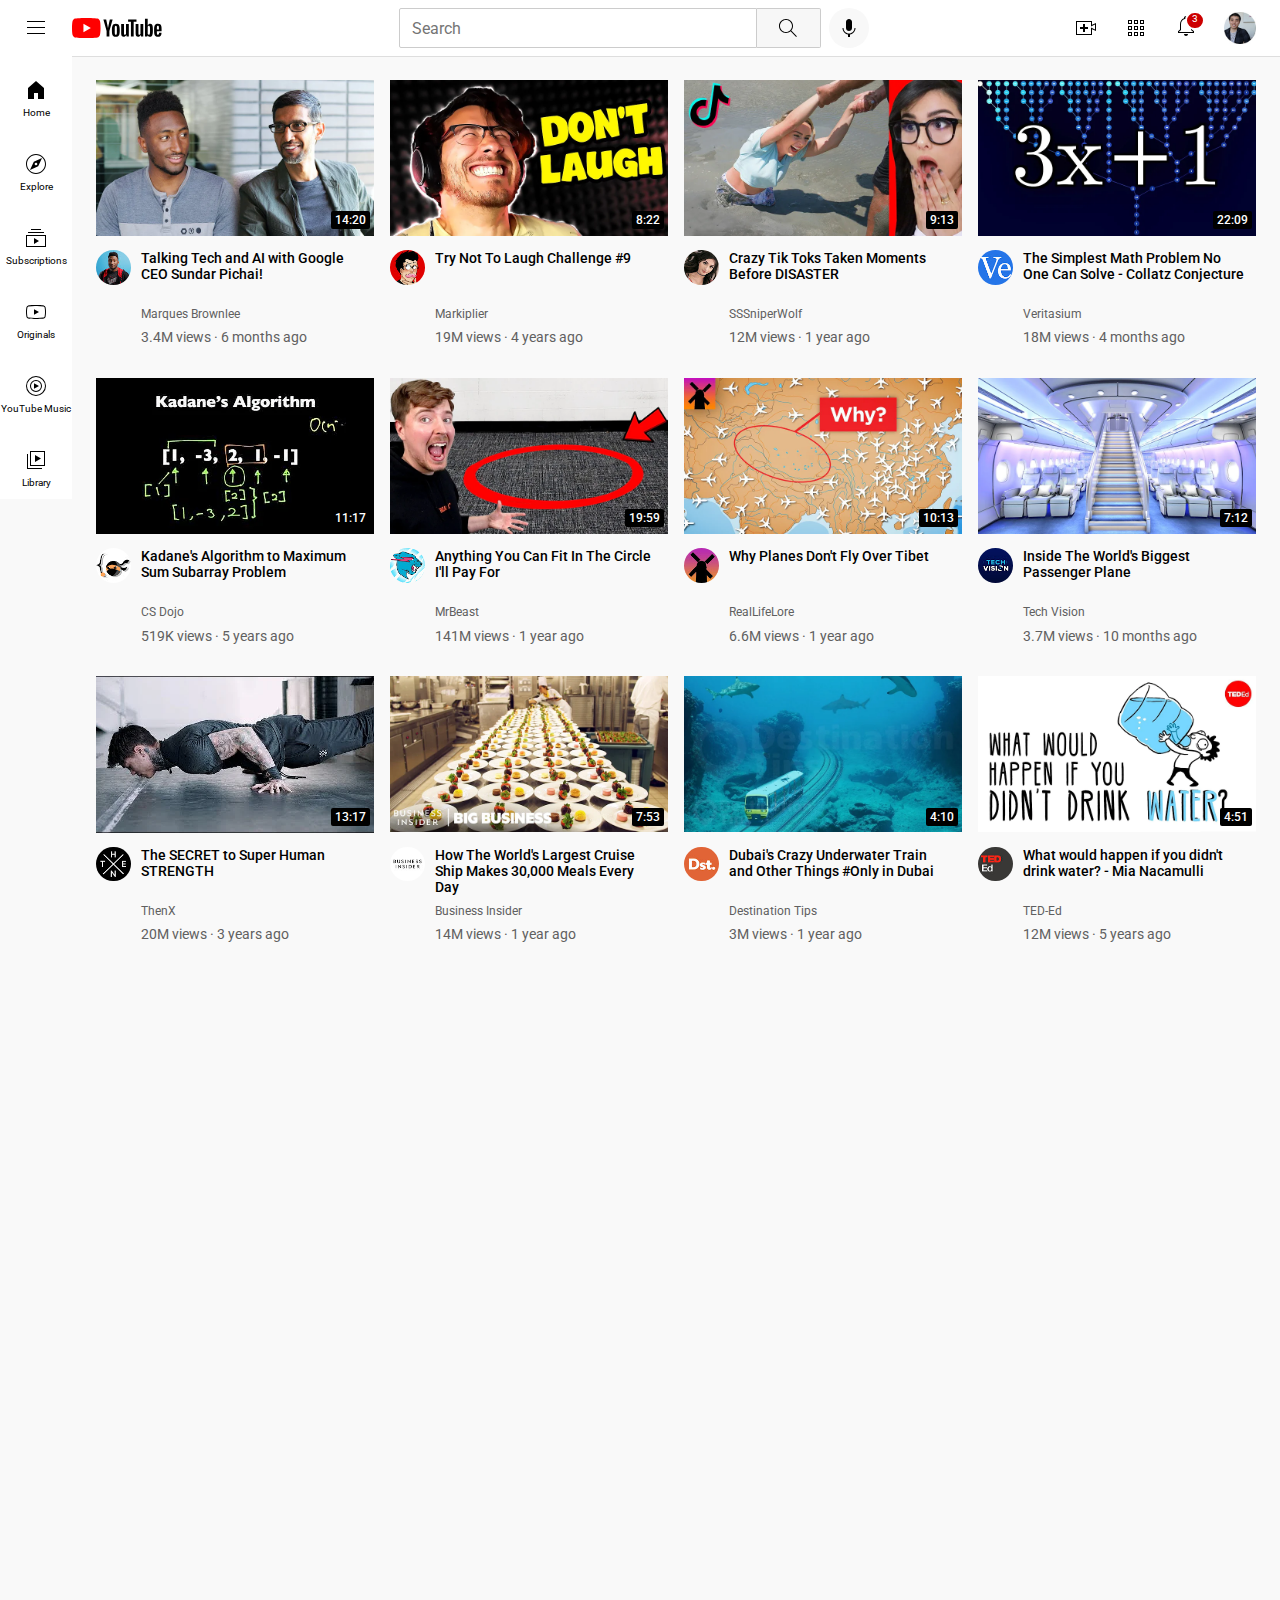
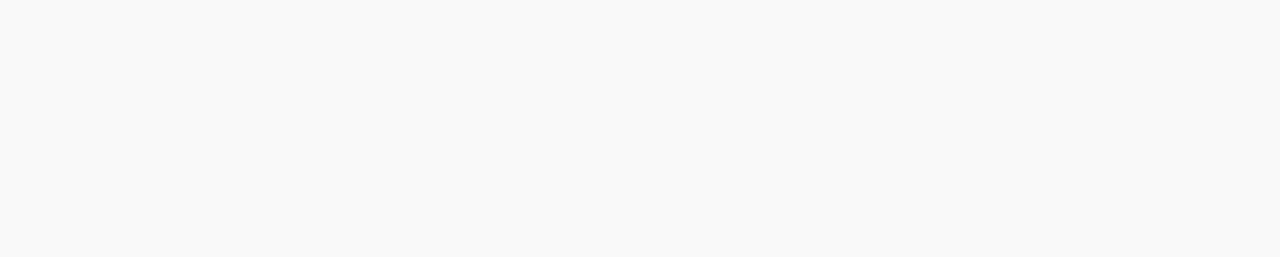
<file: index.html>
<!DOCTYPE html>
<html>
  <head>
    <title>YouTube.com Clone</title>
    <link rel="preconnect" href="https://fonts.googleapis.com">
    <link rel="preconnect" href="https://fonts.gstatic.com" crossorigin>
    <link href="https://fonts.googleapis.com/css2?family=Roboto:wght@400;500;700&display=swap" rel="stylesheet">
    <link rel="stylesheet" href="styles/video.css">
    <link rel="stylesheet" href="styles/header.css">
    <link rel="stylesheet" href="styles/general.css">
    <link rel="stylesheet" href="styles/sidebar.css">
  </head>
  <body>
    <div class="header">
      <div class="left-header">
        <img class="hamburger-menu" src="icons/hamburger-menu.svg">
        <img class="youtube-logo" src="icons/youtube-logo.svg">
      </div>
      <div class="center-header">
        <input class="search-bar" type="text" placeholder="Search">
        <button class="search-button">
          <img class="search-button-picture" src="icons/search.svg">
        </button>
        <button class="voice-button">
          <img class="voice-button-picture" src="icons/voice-search-icon.svg">
        </button>
      </div>
      <div class="right-header">
        <img class="upload-icon" src="icons/upload.svg">
        <img class="apps-icon" src="icons/youtube-apps.svg">
        <div class="notifications">
          <img class="notifications-icon" src="icons/notifications.svg">
          <div class="notifications-counter">3</div>
        </div>
        <img class="my-profile" src="channel-pictures/my-channel.jpeg">
      </div>
    </div>
    <div class="sidebar">
      <div class="sidebar-link">
        <img class="sidebar-icon" src="icons/home.svg">
        <div>Home</div>
      </div>
      <div class="sidebar-link">
        <img class="sidebar-icon" src="icons/explore.svg">
        <div>Explore</div>
      </div>
      <div class="sidebar-link">
        <img class="sidebar-icon" src="icons/subscriptions.svg">
        <div>Subscriptions</div>
      </div>
      <div class="sidebar-link">
        <img class="sidebar-icon" src="icons/originals.svg">
        <div>Originals</div>
      </div>
      <div class="sidebar-link">
        <img class="sidebar-icon" src="icons/youtube-music.svg">
        <div>YouTube Music</div>
      </div>
      <div class="sidebar-link">
        <img class="sidebar-icon" src="icons/library.svg">
        <div>Library</div>
      </div>
    </div>
    <div class="video-grid">
      <div class="video">
        <div class="thumbnail-picture-section">
          <img class="thumbnail-picture" src="thumbnails/thumbnail-1.webp">
          <div class="video-time">14:20</div>
        </div>
        <div class="video-details">
          <div class="profile-picture-section">
            <img class="profile-picture" src="channel-pictures/channel-1.jpeg">
          </div>
          <div class="video-description">
            <div class="video-title-section">
              <p class="video-title">
                Talking Tech and AI with Google CEO Sundar Pichai!
              </p>
            </div>
            <div class="video-author-section">
              <p class="video-author">
                Marques Brownlee
              </p>
            </div>
            <div class="video-stats-section">
              <p class="video-stats">
                3.4M views &#183; 6 months ago
              </p>
            </div>
          </div>
        </div>
      </div>
      <div class="video">
        <div class="thumbnail-picture-section">
          <img class="thumbnail-picture" src="thumbnails/thumbnail-2.webp">
          <div class="video-time">8:22</div>
        </div>
        <div class="video-details">
          <div class="profile-picture-section">
            <img class="profile-picture" src="channel-pictures/channel-2.jpeg">
          </div>
          <div class="video-description">
            <div class="video-title-section">
              <p class="video-title">
                Try Not To Laugh Challenge #9
              </p>
            </div>
            <div class="video-author-section">
              <p class="video-author">
                Markiplier
              </p>
            </div>
            <div class="video-stats-section">
              <p class="video-stats">
                19M views &#183; 4 years ago
              </p>
            </div>
          </div>
        </div>
      </div>
      <div class="video">
        <div class="thumbnail-picture-section">
          <img class="thumbnail-picture" src="thumbnails/thumbnail-3.webp">
          <div class="video-time">9:13</div>
        </div>
        <div class="video-details">
          <div class="profile-picture-section">
            <img class="profile-picture" src="channel-pictures/channel-3.jpeg">
          </div>
          <div class="video-description">
            <div class="video-title-section">
              <p class="video-title">
                Crazy Tik Toks Taken Moments Before DISASTER
              </p>
            </div>
            <div class="video-author-section">
              <p class="video-author">
                SSSniperWolf
              </p>
            </div>
            <div class="video-stats-section">
              <p class="video-stats">
                12M views &#183; 1 year ago
              </p>
            </div>
          </div>
        </div>
      </div>
      <div class="video">
        <div class="thumbnail-picture-section">
          <img class="thumbnail-picture" src="thumbnails/thumbnail-4.webp">
          <div class="video-time">22:09</div>
        </div>
        <div class="video-details">
          <div class="profile-picture-section">
            <img class="profile-picture" src="channel-pictures/channel-4.jpeg">
          </div>
          <div class="video-description">
            <div class="video-title-section">
              <p class="video-title">
                The Simplest Math Problem No One Can Solve - Collatz Conjecture
              </p>
            </div>
            <div class="video-author-section">
              <p class="video-author">
                Veritasium
              </p>
            </div>
            <div class="video-stats-section">
              <p class="video-stats">
                18M views &#183; 4 months ago
              </p>
            </div>
          </div>
        </div>
      </div>
      <div class="video">
        <div class="thumbnail-picture-section">
          <img class="thumbnail-picture" src="thumbnails/thumbnail-5.webp">
          <div class="video-time">11:17</div>
        </div>
        <div class="video-details">
          <div class="profile-picture-section">
            <img class="profile-picture" src="channel-pictures/channel-5.jpeg">
          </div>
          <div class="video-description">
            <div class="video-title-section">
              <p class="video-title">
                Kadane's Algorithm to Maximum Sum Subarray Problem
              </p>
            </div>
            <div class="video-author-section">
              <p class="video-author">
                CS Dojo
              </p>
            </div>
            <div class="video-stats-section">
              <p class="video-stats">
                519K views &#183; 5 years ago
              </p>
            </div>
          </div>
        </div>
      </div>
      <div class="video">
        <div class="thumbnail-picture-section">
          <img class="thumbnail-picture" src="thumbnails/thumbnail-6.webp">
          <div class="video-time">19:59</div>
        </div>
        <div class="video-details">
          <div class="profile-picture-section">
            <img class="profile-picture" src="channel-pictures/channel-6.jpeg">
          </div>
          <div class="video-description">
            <div class="video-title-section">
              <p class="video-title">
                Anything You Can Fit In The Circle I'll Pay For
              </p>
            </div>
            <div class="video-author-section">
              <p class="video-author">
                MrBeast
              </p>
            </div>
            <div class="video-stats-section">
              <p class="video-stats">
                141M views &#183; 1 year ago
              </p>
            </div>
          </div>
        </div>
      </div>
      <div class="video">
        <div class="thumbnail-picture-section">
          <img class="thumbnail-picture" src="thumbnails/thumbnail-7.webp">
          <div class="video-time">10:13</div>
        </div>
        <div class="video-details">
          <div class="profile-picture-section">
            <img class="profile-picture" src="channel-pictures/channel-7.jpeg">
          </div>
          <div class="video-description">
            <div class="video-title-section">
              <p class="video-title">
                Why Planes Don't Fly Over Tibet
              </p>
            </div>
            <div class="video-author-section">
              <p class="video-author">
                RealLifeLore
              </p>
            </div>
            <div class="video-stats-section">
              <p class="video-stats">
                6.6M views &#183; 1 year ago
              </p>
            </div>
          </div>
        </div>
      </div>
      <div class="video">
        <div class="thumbnail-picture-section">
          <img class="thumbnail-picture" src="thumbnails/thumbnail-8.webp">
          <div class="video-time">7:12</div>
        </div>
        <div class="video-details">
          <div class="profile-picture-section">
            <img class="profile-picture" src="channel-pictures/channel-8.jpeg">
          </div>
          <div class="video-description">
            <div class="video-title-section">
              <p class="video-title">
                Inside The World's Biggest Passenger Plane
              </p>
            </div>
            <div class="video-author-section">
              <p class="video-author">
                Tech Vision
              </p>
            </div>
            <div class="video-stats-section">
              <p class="video-stats">
                3.7M views &#183; 10 months ago
              </p>
            </div>
          </div>
        </div>
      </div>
      <div class="video">
        <div class="thumbnail-picture-section">
          <img class="thumbnail-picture" src="thumbnails/thumbnail-9.webp">
          <div class="video-time">13:17</div>
        </div>
        <div class="video-details">
          <div class="profile-picture-section">
            <img class="profile-picture" src="channel-pictures/channel-9.jpeg">
          </div>
          <div class="video-description">
            <div class="video-title-section">
              <p class="video-title">
                The SECRET to Super Human STRENGTH
              </p>
            </div>
            <div class="video-author-section">
              <p class="video-author">
                ThenX
              </p>
            </div>
            <div class="video-stats-section">
              <p class="video-stats">
                20M views &#183; 3 years ago
              </p>
            </div>
          </div>
        </div>
      </div>
      <div class="video">
        <div class="thumbnail-picture-section">
          <img class="thumbnail-picture" src="thumbnails/thumbnail-10.webp">
          <div class="video-time">7:53</div>
        </div>
        <div class="video-details">
          <div class="profile-picture-section">
            <img class="profile-picture" src="channel-pictures/channel-10.jpeg">
          </div>
          <div class="video-description">
            <div class="video-title-section">
              <p class="video-title">
                How The World's Largest Cruise Ship Makes 30,000 Meals Every Day
              </p>
            </div>
            <div class="video-author-section">
              <p class="video-author">
                Business Insider
              </p>
            </div>
            <div class="video-stats-section">
              <p class="video-stats">
                14M views &#183; 1 year ago
              </p>
            </div>
          </div>
        </div>
      </div>
      <div class="video">
        <div class="thumbnail-picture-section">
          <img class="thumbnail-picture" src="thumbnails/thumbnail-11.webp">
          <div class="video-time">4:10</div>
        </div>
        <div class="video-details">
          <div class="profile-picture-section">
            <img class="profile-picture" src="channel-pictures/channel-11.jpeg">
          </div>
          <div class="video-description">
            <div class="video-title-section">
              <p class="video-title">
                Dubai's Crazy Underwater Train and Other Things #Only in Dubai
              </p>
            </div>
            <div class="video-author-section">
              <p class="video-author">
                Destination Tips
              </p>
            </div>
            <div class="video-stats-section">
              <p class="video-stats">
                3M views &#183; 1 year ago
              </p>
            </div>
          </div>
        </div>
      </div>
      <div class="video">
        <div class="thumbnail-picture-section">
          <img class="thumbnail-picture" src="thumbnails/thumbnail-12.webp">
          <div class="video-time">4:51</div>
        </div>
        <div class="video-details">
          <div class="profile-picture-section">
            <img class="profile-picture" src="channel-pictures/channel-12.jpeg">
          </div>
          <div class="video-description">
            <div class="video-title-section">
              <p class="video-title">
                What would happen if you didn't drink water? - Mia Nacamulli
              </p>
            </div>
            <div class="video-author-section">
              <p class="video-author">
                TED-Ed
              </p>
            </div>
            <div class="video-stats-section">
              <p class="video-stats">
                12M views &#183; 5 years ago
              </p>
            </div>
          </div>
        </div>
      </div>
    </div>
  </body>
</html>
</file>
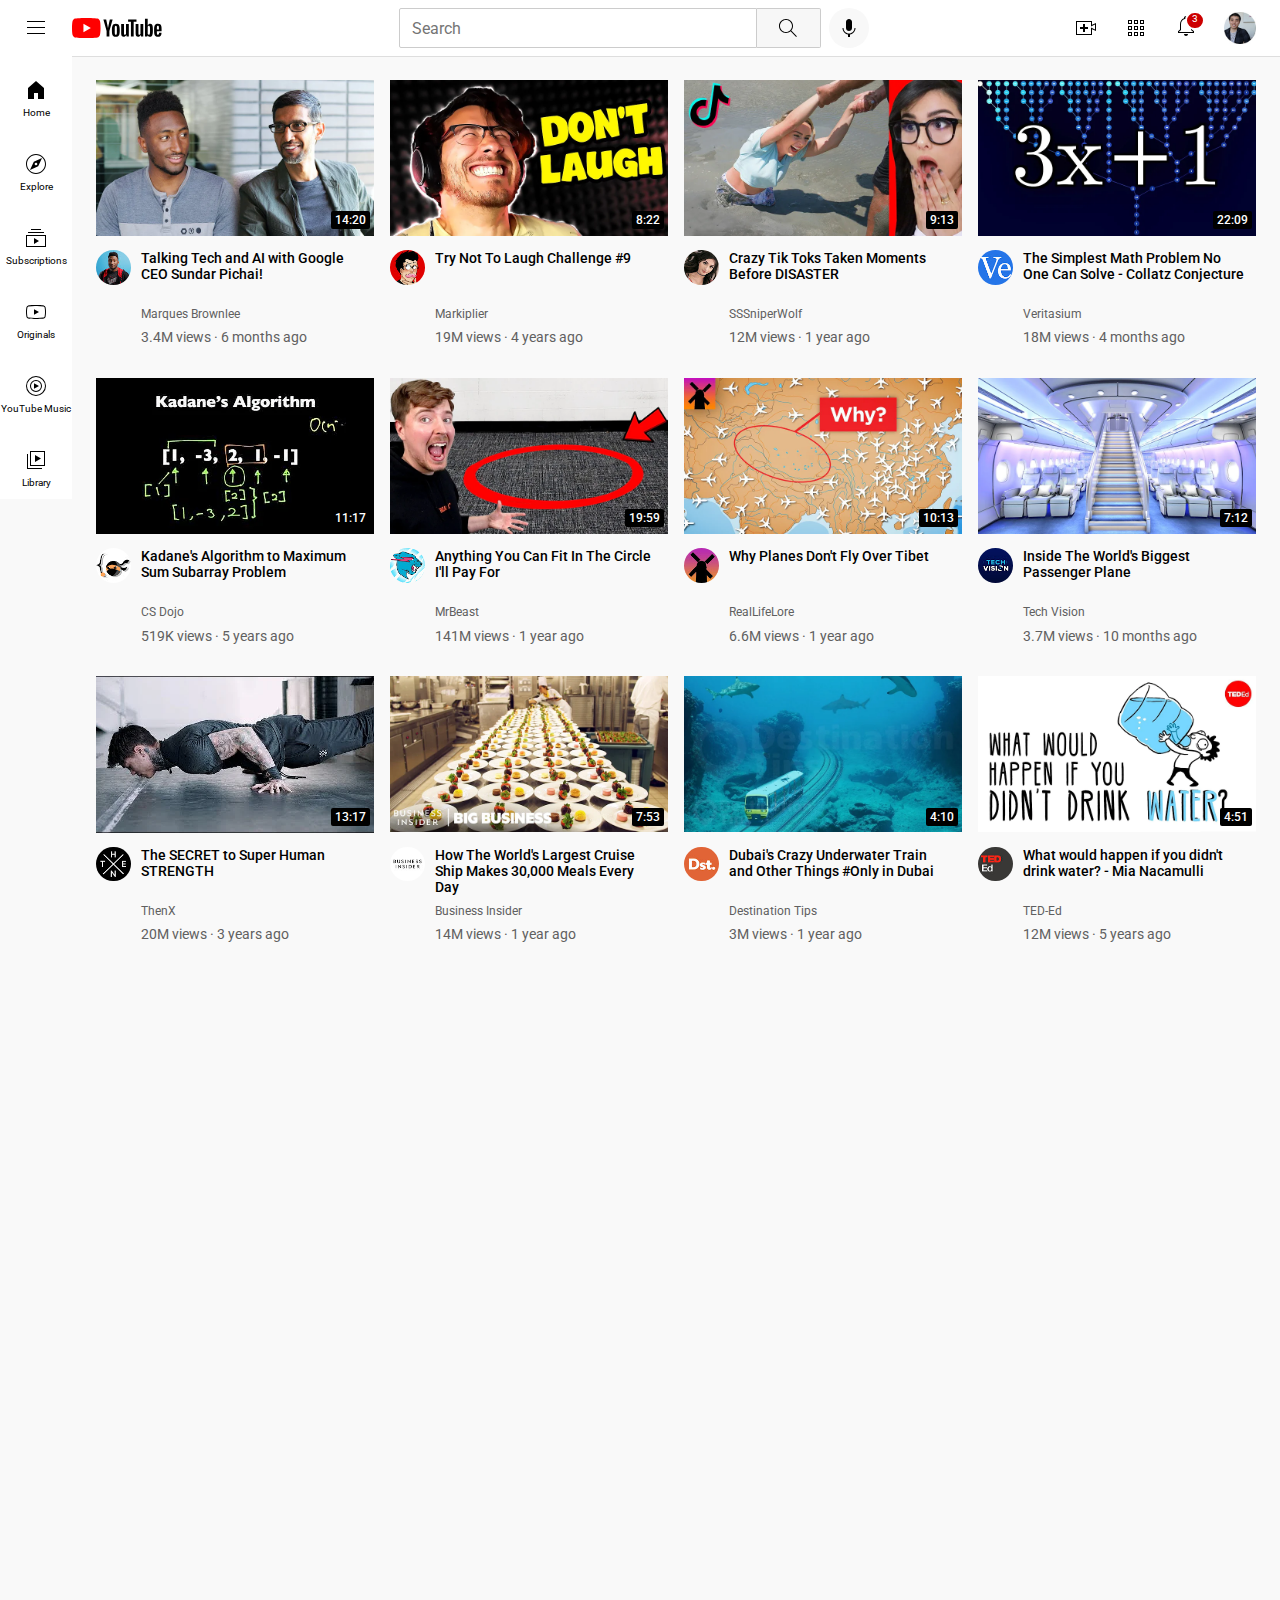
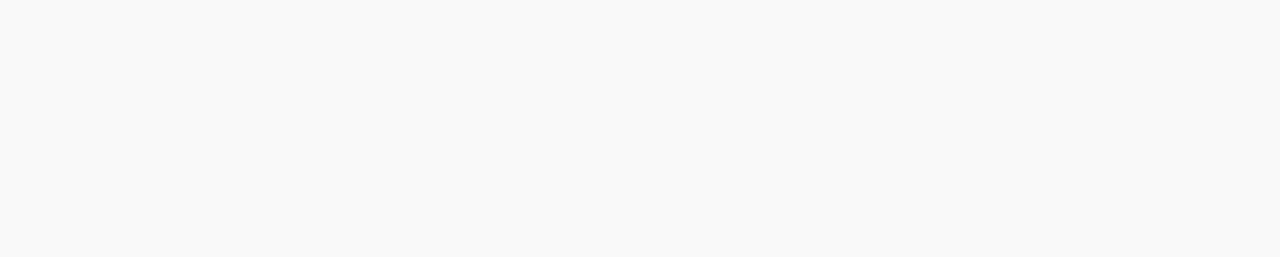
<file: youtube.html>
<!DOCTYPE html>
<html>
  <head>
    <title>YouTube.com Clone</title>
    <link rel="preconnect" href="https://fonts.googleapis.com">
    <link rel="preconnect" href="https://fonts.gstatic.com" crossorigin>
    <link href="https://fonts.googleapis.com/css2?family=Roboto:wght@400;500;700&display=swap" rel="stylesheet">
    <link rel="stylesheet" href="styles/video.css">
    <link rel="stylesheet" href="styles/header.css">
    <link rel="stylesheet" href="styles/general.css">
    <link rel="stylesheet" href="styles/sidebar.css">
  </head>
  <body>
    <div class="header">
      <div class="left-header">
        <img class="hamburger-menu" src="icons/hamburger-menu.svg">
        <img class="youtube-logo" src="icons/youtube-logo.svg">
      </div>
      <div class="center-header">
        <input class="search-bar" type="text" placeholder="Search">
        <button class="search-button">
          <img class="search-button-picture" src="icons/search.svg">
        </button>
        <button class="voice-button">
          <img class="voice-button-picture" src="icons/voice-search-icon.svg">
        </button>
      </div>
      <div class="right-header">
        <img class="upload-icon" src="icons/upload.svg">
        <img class="apps-icon" src="icons/youtube-apps.svg">
        <div class="notifications">
          <img class="notifications-icon" src="icons/notifications.svg">
          <div class="notifications-counter">3</div>
        </div>
        <img class="my-profile" src="channel-pictures/my-channel.jpeg">
      </div>
    </div>
    <div class="sidebar">
      <div class="sidebar-link">
        <img class="sidebar-icon" src="icons/home.svg">
        <div>Home</div>
      </div>
      <div class="sidebar-link">
        <img class="sidebar-icon" src="icons/explore.svg">
        <div>Explore</div>
      </div>
      <div class="sidebar-link">
        <img class="sidebar-icon" src="icons/subscriptions.svg">
        <div>Subscriptions</div>
      </div>
      <div class="sidebar-link">
        <img class="sidebar-icon" src="icons/originals.svg">
        <div>Originals</div>
      </div>
      <div class="sidebar-link">
        <img class="sidebar-icon" src="icons/youtube-music.svg">
        <div>YouTube Music</div>
      </div>
      <div class="sidebar-link">
        <img class="sidebar-icon" src="icons/library.svg">
        <div>Library</div>
      </div>
    </div>
    <div class="video-grid">
      <div class="video">
        <div class="thumbnail-picture-section">
          <img class="thumbnail-picture" src="thumbnails/thumbnail-1.webp">
          <div class="video-time">14:20</div>
        </div>
        <div class="video-details">
          <div class="profile-picture-section">
            <img class="profile-picture" src="channel-pictures/channel-1.jpeg">
          </div>
          <div class="video-description">
            <div class="video-title-section">
              <p class="video-title">
                Talking Tech and AI with Google CEO Sundar Pichai!
              </p>
            </div>
            <div class="video-author-section">
              <p class="video-author">
                Marques Brownlee
              </p>
            </div>
            <div class="video-stats-section">
              <p class="video-stats">
                3.4M views &#183; 6 months ago
              </p>
            </div>
          </div>
        </div>
      </div>
      <div class="video">
        <div class="thumbnail-picture-section">
          <img class="thumbnail-picture" src="thumbnails/thumbnail-2.webp">
          <div class="video-time">8:22</div>
        </div>
        <div class="video-details">
          <div class="profile-picture-section">
            <img class="profile-picture" src="channel-pictures/channel-2.jpeg">
          </div>
          <div class="video-description">
            <div class="video-title-section">
              <p class="video-title">
                Try Not To Laugh Challenge #9
              </p>
            </div>
            <div class="video-author-section">
              <p class="video-author">
                Markiplier
              </p>
            </div>
            <div class="video-stats-section">
              <p class="video-stats">
                19M views &#183; 4 years ago
              </p>
            </div>
          </div>
        </div>
      </div>
      <div class="video">
        <div class="thumbnail-picture-section">
          <img class="thumbnail-picture" src="thumbnails/thumbnail-3.webp">
          <div class="video-time">9:13</div>
        </div>
        <div class="video-details">
          <div class="profile-picture-section">
            <img class="profile-picture" src="channel-pictures/channel-3.jpeg">
          </div>
          <div class="video-description">
            <div class="video-title-section">
              <p class="video-title">
                Crazy Tik Toks Taken Moments Before DISASTER
              </p>
            </div>
            <div class="video-author-section">
              <p class="video-author">
                SSSniperWolf
              </p>
            </div>
            <div class="video-stats-section">
              <p class="video-stats">
                12M views &#183; 1 year ago
              </p>
            </div>
          </div>
        </div>
      </div>
      <div class="video">
        <div class="thumbnail-picture-section">
          <img class="thumbnail-picture" src="thumbnails/thumbnail-4.webp">
          <div class="video-time">22:09</div>
        </div>
        <div class="video-details">
          <div class="profile-picture-section">
            <img class="profile-picture" src="channel-pictures/channel-4.jpeg">
          </div>
          <div class="video-description">
            <div class="video-title-section">
              <p class="video-title">
                The Simplest Math Problem No One Can Solve - Collatz Conjecture
              </p>
            </div>
            <div class="video-author-section">
              <p class="video-author">
                Veritasium
              </p>
            </div>
            <div class="video-stats-section">
              <p class="video-stats">
                18M views &#183; 4 months ago
              </p>
            </div>
          </div>
        </div>
      </div>
      <div class="video">
        <div class="thumbnail-picture-section">
          <img class="thumbnail-picture" src="thumbnails/thumbnail-5.webp">
          <div class="video-time">11:17</div>
        </div>
        <div class="video-details">
          <div class="profile-picture-section">
            <img class="profile-picture" src="channel-pictures/channel-5.jpeg">
          </div>
          <div class="video-description">
            <div class="video-title-section">
              <p class="video-title">
                Kadane's Algorithm to Maximum Sum Subarray Problem
              </p>
            </div>
            <div class="video-author-section">
              <p class="video-author">
                CS Dojo
              </p>
            </div>
            <div class="video-stats-section">
              <p class="video-stats">
                519K views &#183; 5 years ago
              </p>
            </div>
          </div>
        </div>
      </div>
      <div class="video">
        <div class="thumbnail-picture-section">
          <img class="thumbnail-picture" src="thumbnails/thumbnail-6.webp">
          <div class="video-time">19:59</div>
        </div>
        <div class="video-details">
          <div class="profile-picture-section">
            <img class="profile-picture" src="channel-pictures/channel-6.jpeg">
          </div>
          <div class="video-description">
            <div class="video-title-section">
              <p class="video-title">
                Anything You Can Fit In The Circle I'll Pay For
              </p>
            </div>
            <div class="video-author-section">
              <p class="video-author">
                MrBeast
              </p>
            </div>
            <div class="video-stats-section">
              <p class="video-stats">
                141M views &#183; 1 year ago
              </p>
            </div>
          </div>
        </div>
      </div>
      <div class="video">
        <div class="thumbnail-picture-section">
          <img class="thumbnail-picture" src="thumbnails/thumbnail-7.webp">
          <div class="video-time">10:13</div>
        </div>
        <div class="video-details">
          <div class="profile-picture-section">
            <img class="profile-picture" src="channel-pictures/channel-7.jpeg">
          </div>
          <div class="video-description">
            <div class="video-title-section">
              <p class="video-title">
                Why Planes Don't Fly Over Tibet
              </p>
            </div>
            <div class="video-author-section">
              <p class="video-author">
                RealLifeLore
              </p>
            </div>
            <div class="video-stats-section">
              <p class="video-stats">
                6.6M views &#183; 1 year ago
              </p>
            </div>
          </div>
        </div>
      </div>
      <div class="video">
        <div class="thumbnail-picture-section">
          <img class="thumbnail-picture" src="thumbnails/thumbnail-8.webp">
          <div class="video-time">7:12</div>
        </div>
        <div class="video-details">
          <div class="profile-picture-section">
            <img class="profile-picture" src="channel-pictures/channel-8.jpeg">
          </div>
          <div class="video-description">
            <div class="video-title-section">
              <p class="video-title">
                Inside The World's Biggest Passenger Plane
              </p>
            </div>
            <div class="video-author-section">
              <p class="video-author">
                Tech Vision
              </p>
            </div>
            <div class="video-stats-section">
              <p class="video-stats">
                3.7M views &#183; 10 months ago
              </p>
            </div>
          </div>
        </div>
      </div>
      <div class="video">
        <div class="thumbnail-picture-section">
          <img class="thumbnail-picture" src="thumbnails/thumbnail-9.webp">
          <div class="video-time">13:17</div>
        </div>
        <div class="video-details">
          <div class="profile-picture-section">
            <img class="profile-picture" src="channel-pictures/channel-9.jpeg">
          </div>
          <div class="video-description">
            <div class="video-title-section">
              <p class="video-title">
                The SECRET to Super Human STRENGTH
              </p>
            </div>
            <div class="video-author-section">
              <p class="video-author">
                ThenX
              </p>
            </div>
            <div class="video-stats-section">
              <p class="video-stats">
                20M views &#183; 3 years ago
              </p>
            </div>
          </div>
        </div>
      </div>
      <div class="video">
        <div class="thumbnail-picture-section">
          <img class="thumbnail-picture" src="thumbnails/thumbnail-10.webp">
          <div class="video-time">7:53</div>
        </div>
        <div class="video-details">
          <div class="profile-picture-section">
            <img class="profile-picture" src="channel-pictures/channel-10.jpeg">
          </div>
          <div class="video-description">
            <div class="video-title-section">
              <p class="video-title">
                How The World's Largest Cruise Ship Makes 30,000 Meals Every Day
              </p>
            </div>
            <div class="video-author-section">
              <p class="video-author">
                Business Insider
              </p>
            </div>
            <div class="video-stats-section">
              <p class="video-stats">
                14M views &#183; 1 year ago
              </p>
            </div>
          </div>
        </div>
      </div>
      <div class="video">
        <div class="thumbnail-picture-section">
          <img class="thumbnail-picture" src="thumbnails/thumbnail-11.webp">
          <div class="video-time">4:10</div>
        </div>
        <div class="video-details">
          <div class="profile-picture-section">
            <img class="profile-picture" src="channel-pictures/channel-11.jpeg">
          </div>
          <div class="video-description">
            <div class="video-title-section">
              <p class="video-title">
                Dubai's Crazy Underwater Train and Other Things #Only in Dubai
              </p>
            </div>
            <div class="video-author-section">
              <p class="video-author">
                Destination Tips
              </p>
            </div>
            <div class="video-stats-section">
              <p class="video-stats">
                3M views &#183; 1 year ago
              </p>
            </div>
          </div>
        </div>
      </div>
      <div class="video">
        <div class="thumbnail-picture-section">
          <img class="thumbnail-picture" src="thumbnails/thumbnail-12.webp">
          <div class="video-time">4:51</div>
        </div>
        <div class="video-details">
          <div class="profile-picture-section">
            <img class="profile-picture" src="channel-pictures/channel-12.jpeg">
          </div>
          <div class="video-description">
            <div class="video-title-section">
              <p class="video-title">
                What would happen if you didn't drink water? - Mia Nacamulli
              </p>
            </div>
            <div class="video-author-section">
              <p class="video-author">
                TED-Ed
              </p>
            </div>
            <div class="video-stats-section">
              <p class="video-stats">
                12M views &#183; 5 years ago
              </p>
            </div>
          </div>
        </div>
      </div>
    </div>
  </body>
</html>
</file>
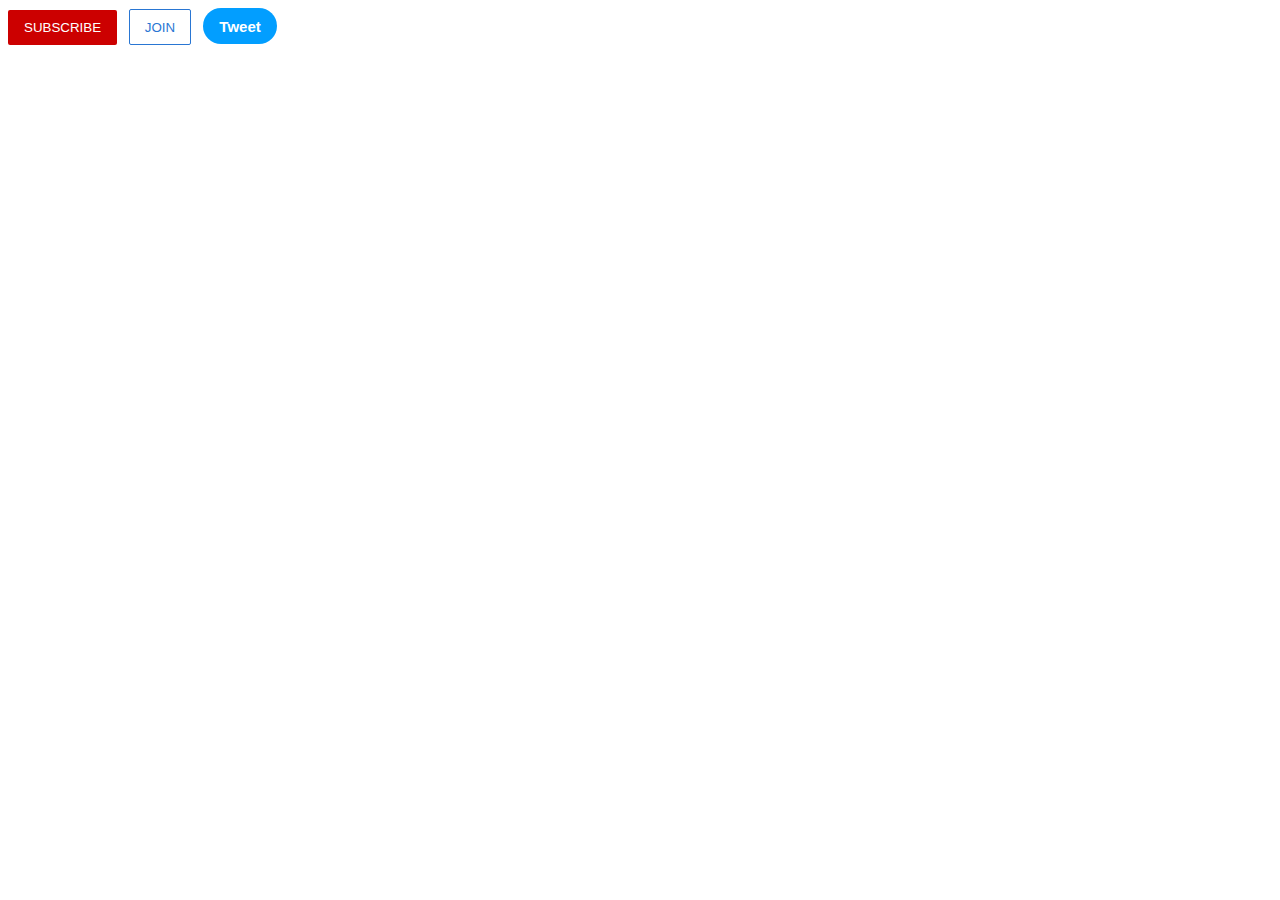
<file: intro-to-html/buttons.html>
<!DOCTYPE html>
<html>
  <head>
    <title>Buttons Practice</title>
    <link rel="stylesheet" href="buttons.css">
  </head>
  <body>
    <button class="subscribe-button">
      SUBSCRIBE
    </button>
    
    <button class="join-button">
      JOIN
    </button>
    
    <button class="tweet-button">
      Tweet
    </button>
  </body>
</html>
</file>
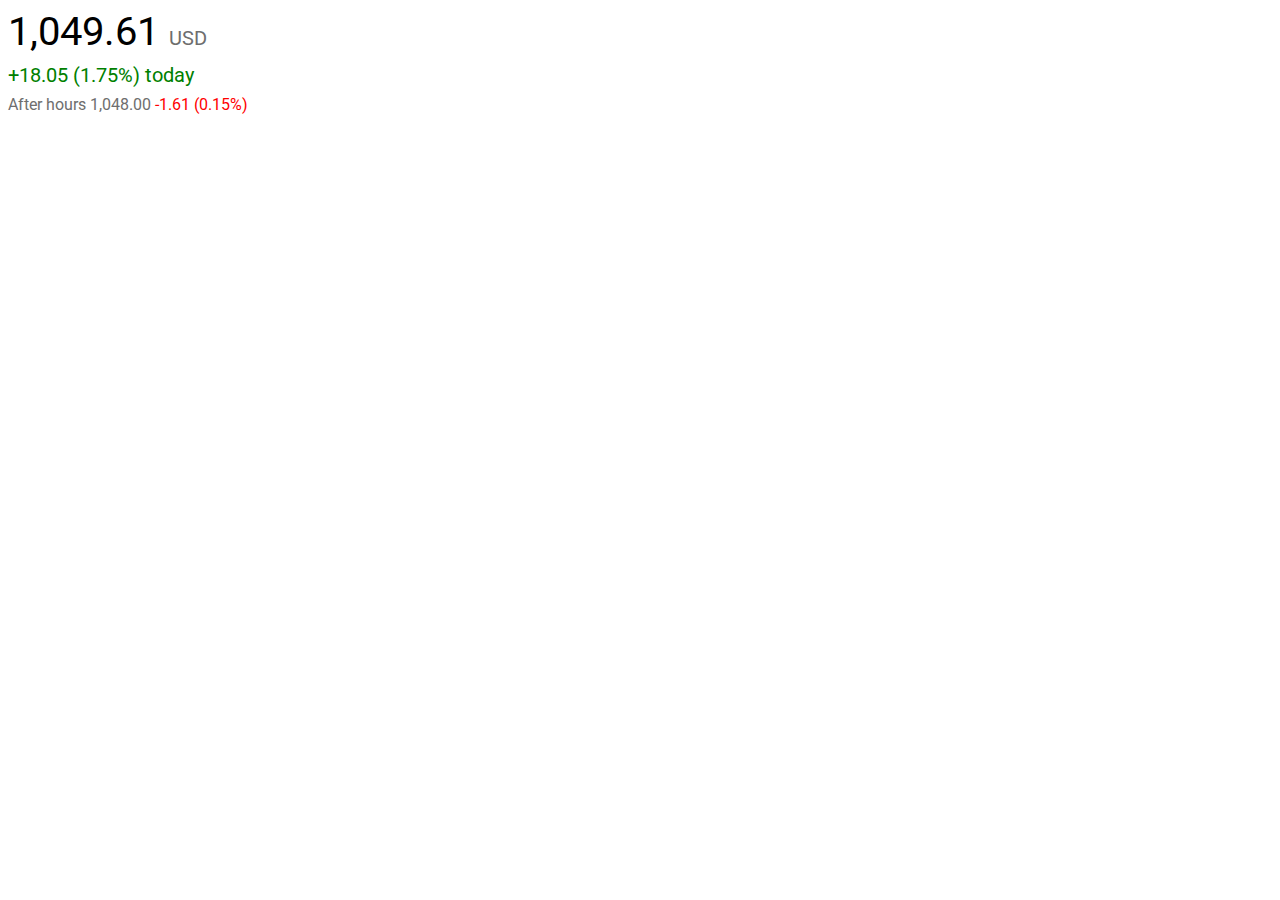
<file: intro-to-html/text.html>
<!DOCTYPE html>
<html>
  <head>
    <title>Text Practice</title>
    <link rel="preconnect" href="https://fonts.googleapis.com">
    <link rel="preconnect" href="https://fonts.gstatic.com" crossorigin>
    <link href="https://fonts.googleapis.com/css2?family=Roboto:wght@400;700&display=swap" rel="stylesheet">
    <link rel="stylesheet" href="text.css">
  </head>
  <body>
    <p class="first">
      1,049.61 <span class="small">USD</span>
    </p>
    
    <p class="second">
      +18.05 (1.75%) today
    </p>
    
    <p class="third">
      After hours 1,048.00 <span class="red">-1.61 (0.15%)</span>
    </p>
  </body>
</html>
</file>
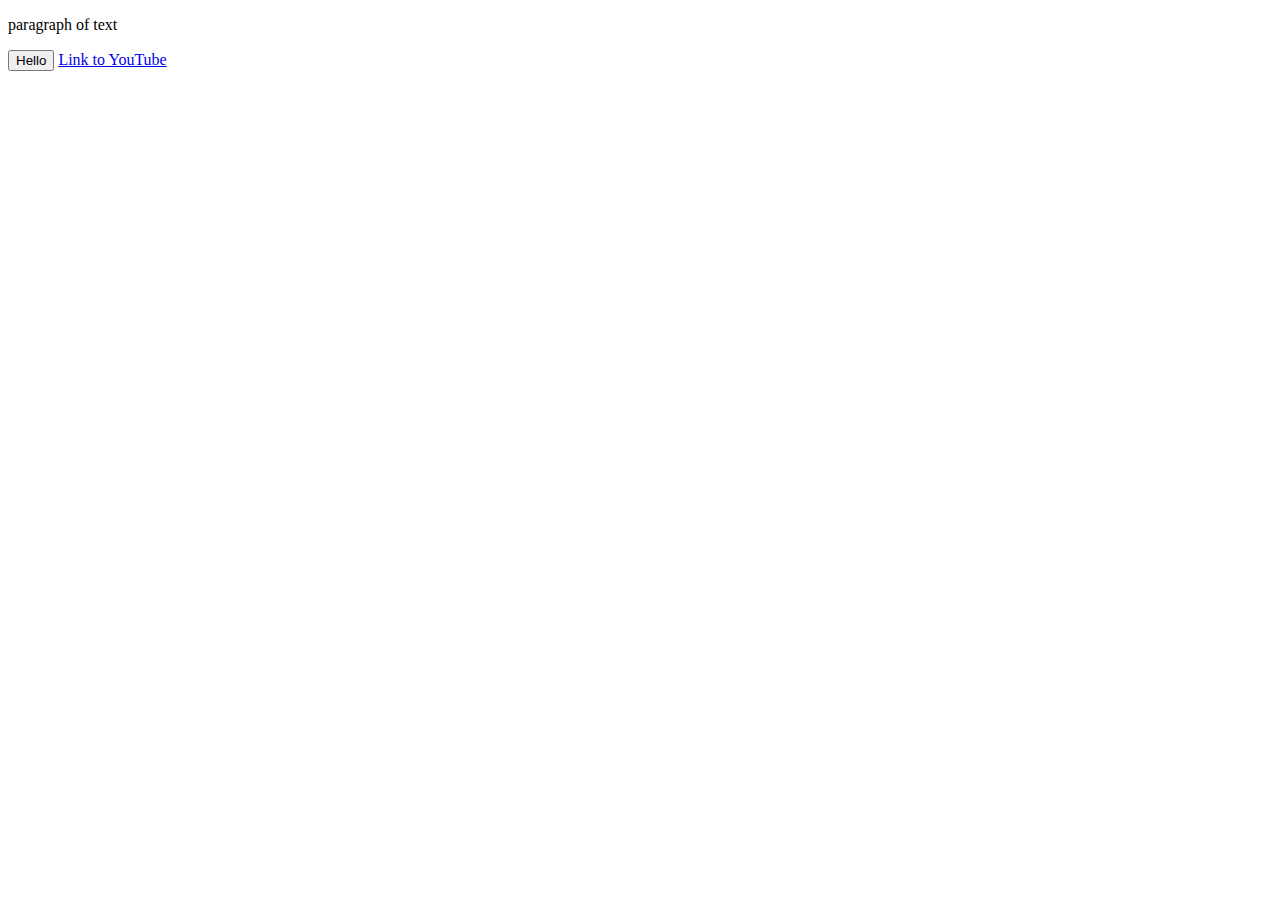
<file: intro-to-html/website.html>
<!DOCTYPE html>
<html>
  <head>
    <title>First Website</title>
  </head>
  <body>
    <p>
      paragraph of text
    </p>
    
    <button>
      Hello
    </button>
    
    <a href="https://www.youtube.com/" target="_blank">
      Link to YouTube
    </a>
  </body>
</html>
</file>
<file: styles/video.css>
.video-grid {
  display: grid;
  grid-template-columns: 1fr 1fr 1fr 1fr;
  column-gap: 8px;
  row-gap: 14px;
  padding: 20px;
}
@media (max-width: 1200px) {
  .video-grid {
    grid-template-columns: 1fr 1fr 1fr;
  }
}
@media (max-width: 900px) {
  .video-grid {
    grid-template-columns: 1fr 1fr;
  }
}
.video {
  display: grid;
  grid-template-rows: 1fr 120px;
  padding: 4px;
}
.thumbnail-picture-section {
  position: relative;
}
.thumbnail-picture {
  width: 100%;
  vertical-align: middle;
}
.video-time {
  background-color: black;
  color: white;
  position: absolute;
  bottom: 7px;
  right: 4px;
  font-family: Roboto, Arial, sans-serif;
  font-size: 12px;
  font-weight: 500;
  padding: 2px 4px;
  border-radius: 2px;
}
.video-details {
  display: grid;
  grid-template-columns: 1fr 7fr;
  margin-top: 14px;
}
.profile-picture {
  width: 100%;
  border-radius: 50%;
}
.video-description {
  display: grid;
  grid-template-rows: 2fr 1fr 1fr;
  margin-left: 10px;
  margin-right: 10px;
}
.video-title {
  font-size: 14px;
  font-weight: 500;
  color: #000000;
}
.video-author {
  font-size: 12px;
  font-weight: 400;
  color: #606060;
  display: inline;
  vertical-align: bottom;
}
.video-stats {
  font-size: 14px;
  font-weight: 400;
  color: #606060;
}
</file>
<file: styles/header.css>
.header {
  display: flex;
  align-items: center;
  justify-content: space-between;
  position: fixed;
  top: 0;
  left: 0;
  right: 0;
  height: 56px;
  background-color: white;
  border-bottom-style: solid;
  border-bottom-width: 1px;
  border-bottom-color: rgb(222 222 222);
  z-index: 200;
}
.left-header {
  display: flex;
  align-items: center;
}
.center-header {
  flex: 1;
  display: flex;
  align-items: center;
  margin-left: 60px;
  max-width: 470px;
}
.right-header {
  width: 182px;
  margin-left: 29px;
  margin-right: 24px;
  display: flex;
  align-items: center;
  justify-content: space-between;
  flex-shrink: 0;
}
.hamburger-menu {
  height: 24px;
  margin-left: 24px;
  margin-right: 24px;
}
.youtube-logo {
  height: 20px;
}
.search-bar {
  flex: 1;
  height: 36px;
  width: 0;
  font-family: Roboto, Arial, sans-serif;
  font-size: 16px;
  border-style: solid;
  border-width: 1px;
  border-color: rgb(204 204 204);
  border-top-left-radius: 2px;
  border-bottom-left-radius: 2px;
  padding-left: 12px;
}
.search-button {
  height: 40px;
  width: 64px;
  border-style: solid;
  border-width: 1px;
  border-color: rgb(204 204 204);
  border-left: none;
  border-top-right-radius: 2px;
  border-bottom-right-radius: 2px;
  background-color: #f7f7f7;
  margin-right: 8px;
  display: flex;
  align-items: center;
  justify-content: center;
}
.search-button-picture {
  height: 24px;
}
.voice-button {
  height: 40px;
  width: 40px;
  border-radius: 50%;
  border: none;
  background-color: #f8f8f8;
  display: flex;
  align-items: center;
  justify-content: center;
}
.voice-button-picture {
  height: 24px;
}
.upload-icon {
  height: 24px;
}
.apps-icon {
  height: 24px;
}
.notifications {
  position: relative;
}
.notifications-icon {
  height: 24px;
}
.notifications-counter {
  position: absolute;
  background-color: rgb(204 0 0);
  color: white;
  border-style: solid;
  border-color: white;
  border-width: 2px;
  border-radius: 80px;
  top: -3px;
  right: -7px;
  font-family: Roboto, Arial, sans-serif;
  font-size: 10px;
  padding-left: 5px;
  padding-right: 5px;
  height: 15px;
}
.my-profile {
  height: 32px;
}
</file>
<file: styles/general.css>
p {
  font-family: Roboto, Arial, sans-serif;
  margin-top: 0;
  margin-bottom: 0;
}
body {
  margin: 0;
  padding-top: 56px;
  padding-left: 72px;
  padding-bottom: 880px;
  background-color: rgb(249 249 249);
}
</file>
<file: styles/sidebar.css>
.sidebar {
  display: grid;
  grid-template-columns: 1fr;
  position: fixed;
  top: 56px;
  left: 0;
  height: 438px;
  width: 72px;
  padding-top: 5px;
  background-color: white;
  font-family: Roboto, Arial, sans-serif;
  z-index: 200;
}
.sidebar-link {
  display: flex;
  flex-direction: column;
  align-items: center;
  justify-content: center;
  height: 74px;
  font-size: 10px;
}
.sidebar-icon {
  height: 24px;
  margin-bottom: 5px;
}
</file>
<file: intro-to-html/buttons.css>
.subscribe-button {
  background-color: rgb(204, 0, 0);
  color: white;
  border: none;
  padding-left: 16px;
  padding-right: 16px;
  padding-top: 10px;
  padding-bottom: 10px;
  border-radius: 2px;
  cursor: pointer;
  margin-right: 8px;
  transition: opacity 0.15s;
}

.subscribe-button:hover {
  opacity: 0.8;
}

.subscribe-button:active {
  opacity: 0.4;
}

.join-button {
  background-color: white;
  border-color: rgb(41, 118, 211);
  border-style: solid;
  border-width: 1px;
  color: rgb(41, 118, 211);
  height: 36px;
  width: 62px;
  border-radius: 2px;
  cursor: pointer;
  transition: background-color 0.15s, color 0.15s;
}

.join-button:hover {
  background-color: rgb(41, 118, 211);
  color: white;
}

.join-button:active {
  opacity: 0.7;
}

.tweet-button {
  background-color: rgb(2, 158, 255);
  color: white;
  border: none;
  height: 36px;
  width: 74px;
  border-radius: 18px;
  font-weight: bold;
  font-size: 15px;
  cursor: pointer;
  margin-left: 8px;
  transition: box-shadow 0.15s;
}

.tweet-button:hover {
  box-shadow: 5px 5px 10px rgba(0, 0, 0, 0.15);
}
</file>
<file: intro-to-html/text.css>
p {
  font-family: Roboto;
  margin-top: 0;
  margin-bottom: 0;
}

.first {
  font-size: 40px;
}

.small {
  font-size: 20px;
  color: rgb(110, 110, 110);
}

.second {
  color: green;
  font-size: 20px;
  margin-top: 8px;
}

.third {
  color:rgb(110, 110, 110);
  margin-top: 8px;
}

.red {
  color: red;
}
</file>
